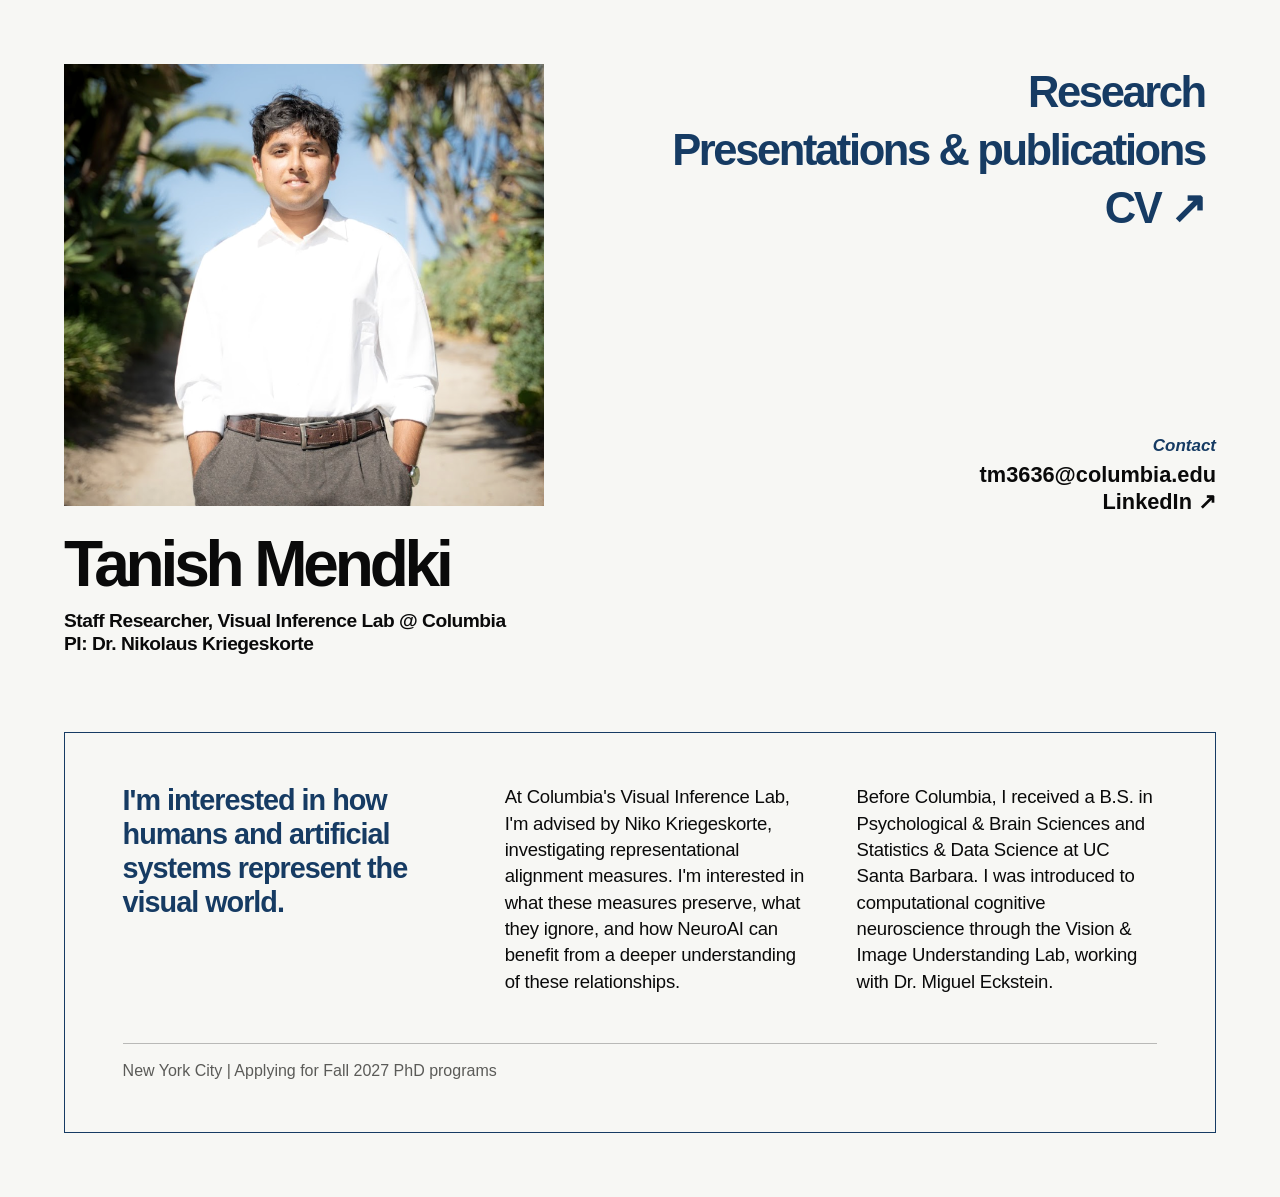
<file: index.html>
<!doctype html>
<html lang="en">
<head>
  <meta charset="utf-8">
  <meta name="viewport" content="width=device-width, initial-scale=1">
  <meta name="description" content="Tanish Mendki is a computational neuroscience researcher studying how humans and models represent the visual world.">
  <title>Tanish Mendki</title>
  <link rel="stylesheet" href="style.css?v=15">
</head>
<body class="home-page">
  <main class="home-shell">
    <section class="portrait-column" aria-label="Portrait and navigation">
      <img class="portrait" src="images/tanish.png" alt="Tanish Mendki standing outdoors">

      <header class="intro-header">
        <h1>Tanish Mendki</h1>
        <p class="role"><span class="role-main">Staff Researcher, Visual Inference Lab @ Columbia</span><br>PI: Dr. Nikolaus Kriegeskorte</p>
      </header>

      <nav class="primary-links" aria-label="Primary navigation">
        <a class="nav-link" data-page="research" href="research.html">Research</a>
        <a class="nav-link" data-page="presentations" href="presentations.html">Presentations &amp; publications</a>
        <a class="nav-link" href="CV_TanishMendki.pdf" target="_blank">CV <span aria-hidden="true">↗</span></a>
      </nav>

      <div class="contact-block">
        <span>Contact</span>
        <a href="mailto:tm3636@columbia.edu">tm3636@columbia.edu</a>
        <a href="https://www.linkedin.com/in/tanishmendki" target="_blank" rel="noreferrer">LinkedIn <span aria-hidden="true">↗</span></a>
      </div>
    </section>

    <section class="intro-column">
      <div class="intro-copy">
        <p class="lead">I'm interested in how humans and artificial systems represent the visual world.</p>
        <p>At Columbia's Visual Inference Lab, I'm advised by Niko Kriegeskorte, investigating representational alignment measures. I'm interested in what these measures preserve, what they ignore, and how NeuroAI can benefit from a deeper understanding of these relationships.</p>
        <p>Before Columbia, I received a B.S. in Psychological &amp; Brain Sciences and Statistics &amp; Data Science at UC Santa Barbara. I was introduced to computational cognitive neuroscience through the Vision &amp; Image Understanding Lab, working with Dr. Miguel Eckstein.</p>
      </div>

      <p class="availability">New York City | Applying for Fall 2027 PhD programs</p>
    </section>
  </main>

  <script src="site.js?v=6"></script>
</body>
</html>
</file>
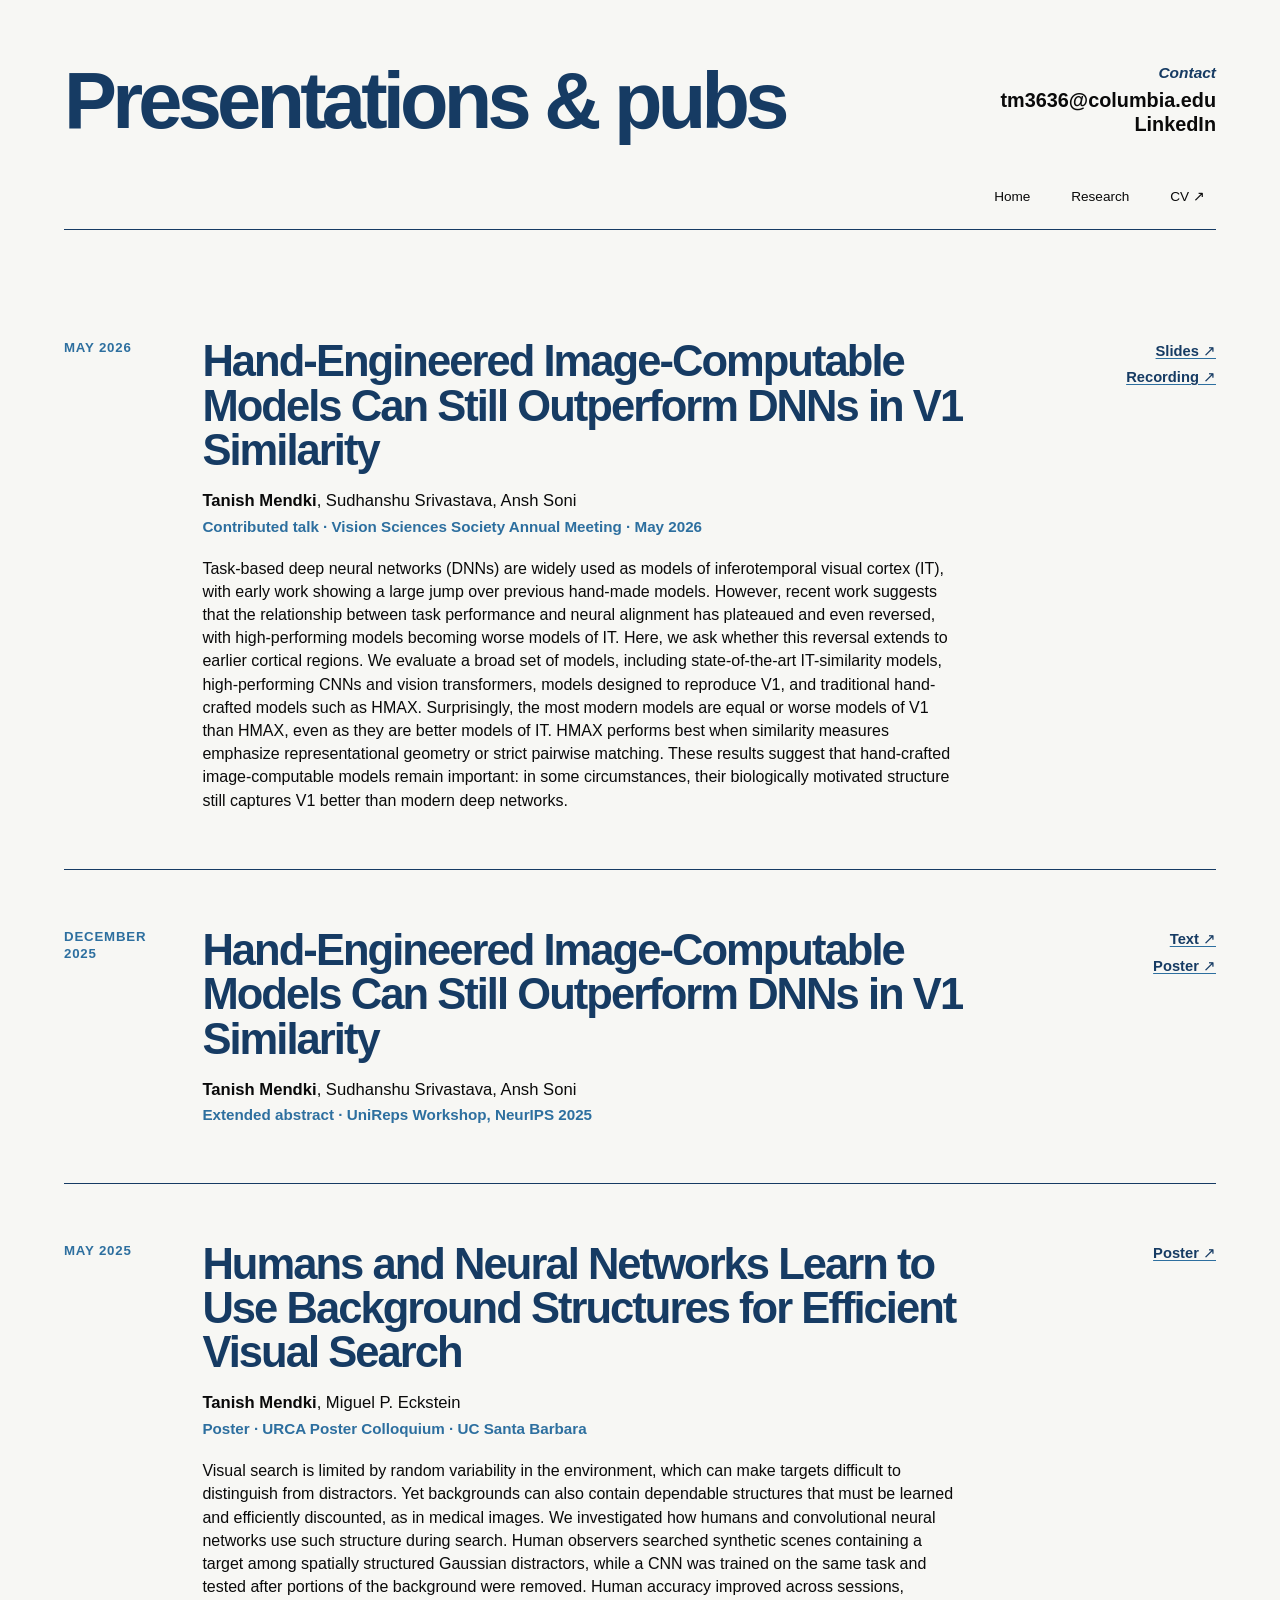
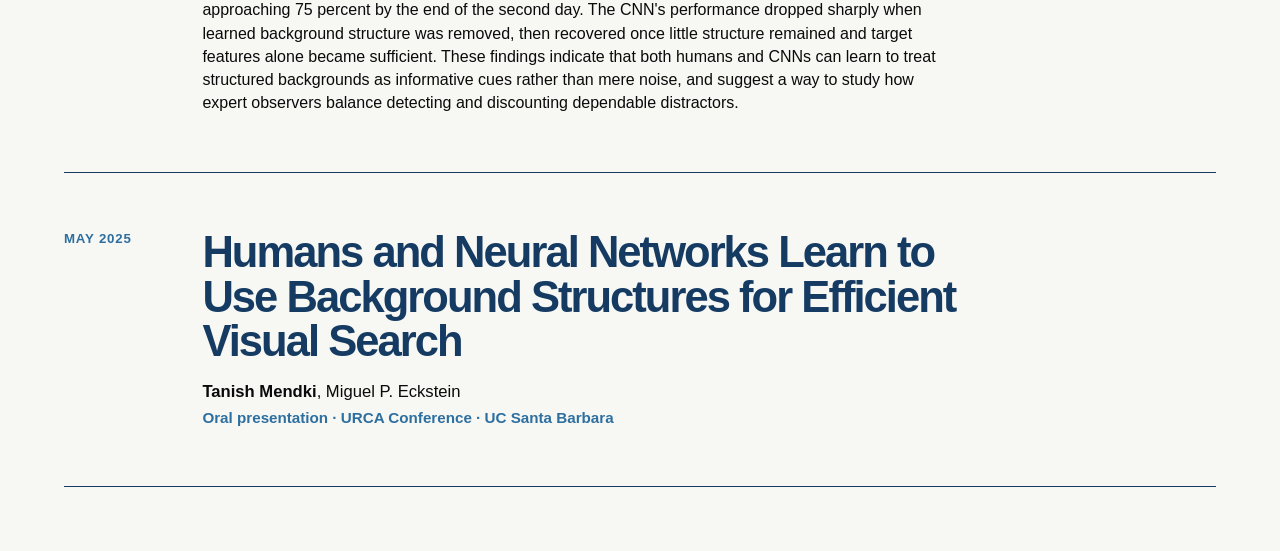
<file: presentations.html>
<!doctype html>
<html lang="en">
<head>
  <meta charset="utf-8">
  <meta name="viewport" content="width=device-width, initial-scale=1">
  <meta name="description" content="Presentations and publications by Tanish Mendki.">
  <title>Presentations &amp; pubs · Tanish Mendki</title>
  <link rel="stylesheet" href="style.css?v=15">
</head>
<body class="content-page">
  <main class="content-shell">
    <header class="content-topbar">
      <h1 class="moving-title">Presentations &amp; pubs</h1>
      <div class="page-contact">
        <span>Contact</span>
        <a href="mailto:tm3636@columbia.edu">tm3636@columbia.edu</a>
        <a href="https://www.linkedin.com/in/tanishmendki" target="_blank" rel="noreferrer">LinkedIn</a>
      </div>
      <nav class="compact-nav" aria-label="Site navigation">
        <a href="index.html" data-return="presentations">Home</a>
        <a href="research.html">Research</a>
        <a href="CV_TanishMendki.pdf" target="_blank">CV ↗</a>
      </nav>
    </header>

    <section class="publication-list" aria-label="Presentations and publications">
      <article class="publication-entry">
        <p class="publication-date">May 2026</p>
        <div class="publication-main">
          <h2>Hand-Engineered Image-Computable Models Can Still Outperform DNNs in V1 Similarity</h2>
          <p class="authors"><strong>Tanish Mendki</strong>, Sudhanshu Srivastava, Ansh Soni</p>
          <p class="venue">Contributed talk · Vision Sciences Society Annual Meeting · May 2026</p>
          <p class="description">Task-based deep neural networks (DNNs) are widely used as models of inferotemporal visual cortex (IT), with early work showing a large jump over previous hand-made models. However, recent work suggests that the relationship between task performance and neural alignment has plateaued and even reversed, with high-performing models becoming worse models of IT. Here, we ask whether this reversal extends to earlier cortical regions. We evaluate a broad set of models, including state-of-the-art IT-similarity models, high-performing CNNs and vision transformers, models designed to reproduce V1, and traditional hand-crafted models such as HMAX. Surprisingly, the most modern models are equal or worse models of V1 than HMAX, even as they are better models of IT. HMAX performs best when similarity measures emphasize representational geometry or strict pairwise matching. These results suggest that hand-crafted image-computable models remain important: in some circumstances, their biologically motivated structure still captures V1 better than modern deep networks.</p>
        </div>
        <div class="publication-assets" aria-label="Available files">
          <a href="media/vss_talk_slides.pdf" target="_blank">Slides ↗</a>
          <a href="https://drive.google.com/drive/folders/1czZjYtsfrlowkUlwlavPbLVspdihKkFZ?usp=sharing" target="_blank" rel="noreferrer">Recording ↗</a>
        </div>
      </article>

      <article class="publication-entry">
        <p class="publication-date">December 2025</p>
        <div class="publication-main">
          <h2>Hand-Engineered Image-Computable Models Can Still Outperform DNNs in V1 Similarity</h2>
          <p class="authors"><strong>Tanish Mendki</strong>, Sudhanshu Srivastava, Ansh Soni</p>
          <p class="venue">Extended abstract · UniReps Workshop, NeurIPS 2025</p>
        </div>
        <div class="publication-assets" aria-label="Available files">
          <a href="media/unireps2025_extended_abstract.pdf" target="_blank">Text ↗</a>
          <a href="media/unireps_poster.pdf" target="_blank">Poster ↗</a>
        </div>
      </article>

      <article class="publication-entry">
        <p class="publication-date">May 2025</p>
        <div class="publication-main">
          <h2>Humans and Neural Networks Learn to Use Background Structures for Efficient Visual Search</h2>
          <p class="authors"><strong>Tanish Mendki</strong>, Miguel P. Eckstein</p>
          <p class="venue">Poster · URCA Poster Colloquium · UC Santa Barbara</p>
          <p class="description">Visual search is limited by random variability in the environment, which can make targets difficult to distinguish from distractors. Yet backgrounds can also contain dependable structures that must be learned and efficiently discounted, as in medical images. We investigated how humans and convolutional neural networks use such structure during search. Human observers searched synthetic scenes containing a target among spatially structured Gaussian distractors, while a CNN was trained on the same task and tested after portions of the background were removed. Human accuracy improved across sessions, approaching 75 percent by the end of the second day. The CNN's performance dropped sharply when learned background structure was removed, then recovered once little structure remained and target features alone became sufficient. These findings indicate that both humans and CNNs can learn to treat structured backgrounds as informative cues rather than mere noise, and suggest a way to study how expert observers balance detecting and discounting dependable distractors.</p>
        </div>
        <div class="publication-assets" aria-label="Available files">
          <a href="media/urca_poster.pdf" target="_blank">Poster ↗</a>
        </div>
      </article>

      <article class="publication-entry">
        <p class="publication-date">May 2025</p>
        <div class="publication-main">
          <h2>Humans and Neural Networks Learn to Use Background Structures for Efficient Visual Search</h2>
          <p class="authors"><strong>Tanish Mendki</strong>, Miguel P. Eckstein</p>
          <p class="venue">Oral presentation · URCA Conference · UC Santa Barbara</p>
        </div>
      </article>
    </section>
  </main>

  <script src="site.js?v=6"></script>
</body>
</html>
</file>
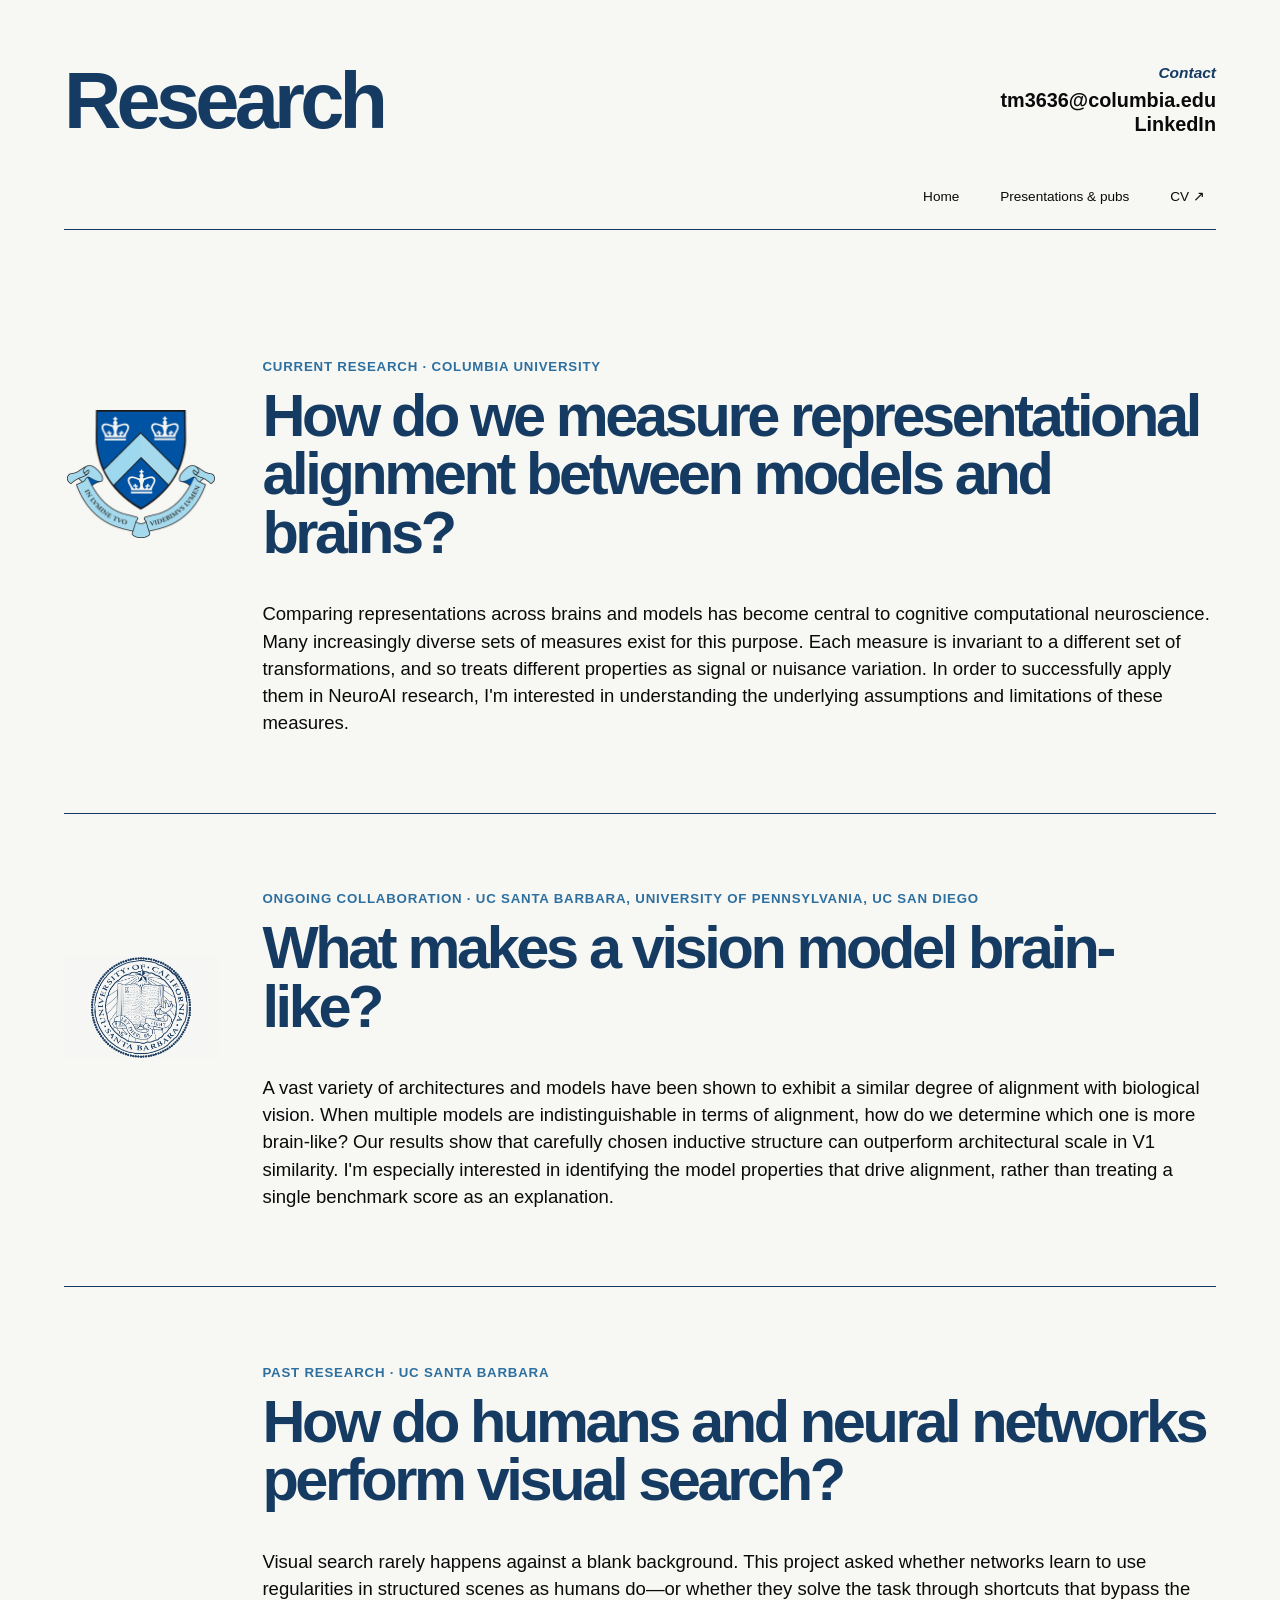
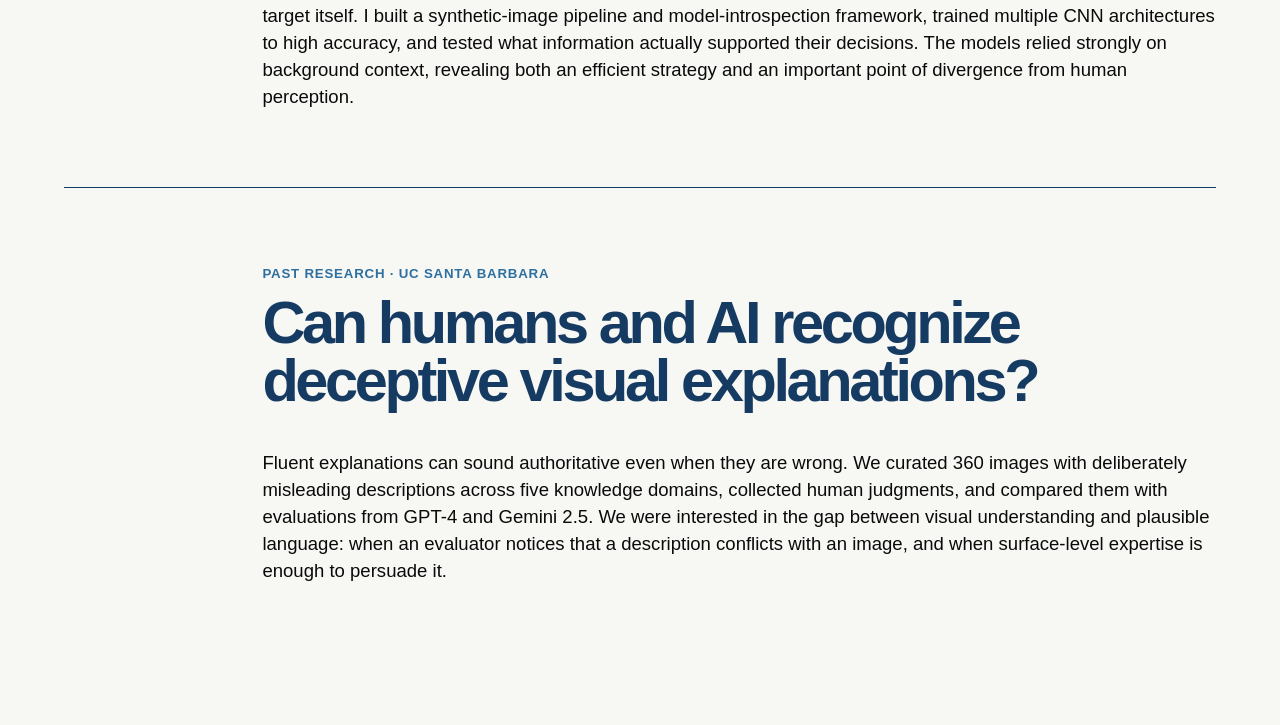
<file: research.html>
<!doctype html>
<html lang="en">
<head>
  <meta charset="utf-8">
  <meta name="viewport" content="width=device-width, initial-scale=1">
  <meta name="description" content="Research by Tanish Mendki in computational neuroscience, vision, and representational geometry.">
  <title>Research · Tanish Mendki</title>
  <link rel="stylesheet" href="style.css?v=15">
</head>
<body class="content-page">
  <main class="content-shell">
    <header class="content-topbar">
      <h1 class="moving-title">Research</h1>
      <div class="page-contact">
        <span>Contact</span>
        <a href="mailto:tm3636@columbia.edu">tm3636@columbia.edu</a>
        <a href="https://www.linkedin.com/in/tanishmendki" target="_blank" rel="noreferrer">LinkedIn</a>
      </div>
      <nav class="compact-nav" aria-label="Site navigation">
        <a href="index.html" data-return="research">Home</a>
        <a href="presentations.html">Presentations &amp; pubs</a>
        <a href="CV_TanishMendki.pdf" target="_blank">CV ↗</a>
      </nav>
    </header>

    <section class="research-list" aria-label="Research questions">
      <article class="research-entry">
        <figure class="institution-mark columbia-mark">
          <img src="assets/columbia_logo.png" alt="Columbia University crest">
        </figure>
        <div class="research-body">
          <p class="eyebrow">Current research · Columbia University</p>
          <h2>How do we measure representational alignment between models and brains?</h2>
          <div class="research-copy">
            <p>Comparing representations across brains and models has become central to cognitive computational neuroscience. Many increasingly diverse sets of measures exist for this purpose. Each measure is invariant to a different set of transformations, and so treats different properties as signal or nuisance variation. In order to successfully apply them in NeuroAI research, I'm interested in understanding the underlying assumptions and limitations of these measures.</p>
          </div>
        </div>
      </article>

      <article class="research-entry">
        <figure class="institution-mark ucsb-mark">
          <img src="assets/ucsb_logo.gif" alt="UC Santa Barbara seal">
        </figure>
        <div class="research-body">
          <p class="eyebrow">Ongoing collaboration · UC Santa Barbara, University of Pennsylvania, UC San Diego</p>
          <h2>What makes a vision model brain-like?</h2>
          <div class="research-copy">
            <p>A vast variety of architectures and models have been shown to exhibit a similar degree of alignment with biological vision. When multiple models are indistinguishable in terms of alignment, how do we determine which one is more brain-like? Our results show that carefully chosen inductive structure can outperform architectural scale in V1 similarity. I'm especially interested in identifying the model properties that drive alignment, rather than treating a single benchmark score as an explanation.</p>
          </div>
        </div>
      </article>

      <article class="research-entry no-mark">
        <div class="research-body">
          <p class="eyebrow">Past research · UC Santa Barbara</p>
          <h2>How do humans and neural networks perform visual search?</h2>
          <div class="research-copy">
            <p>Visual search rarely happens against a blank background. This project asked whether networks learn to use regularities in structured scenes as humans do—or whether they solve the task through shortcuts that bypass the target itself. I built a synthetic-image pipeline and model-introspection framework, trained multiple CNN architectures to high accuracy, and tested what information actually supported their decisions. The models relied strongly on background context, revealing both an efficient strategy and an important point of divergence from human perception.</p>
          </div>
        </div>
      </article>

      <article class="research-entry no-mark">
        <div class="research-body">
          <p class="eyebrow">Past research · UC Santa Barbara</p>
          <h2>Can humans and AI recognize deceptive visual explanations?</h2>
          <div class="research-copy">
            <p>Fluent explanations can sound authoritative even when they are wrong. We curated 360 images with deliberately misleading descriptions across five knowledge domains, collected human judgments, and compared them with evaluations from GPT-4 and Gemini 2.5. We were interested in the gap between visual understanding and plausible language: when an evaluator notices that a description conflicts with an image, and when surface-level expertise is enough to persuade it.</p>
          </div>
        </div>
      </article>
    </section>
  </main>

  <script src="site.js?v=6"></script>
</body>
</html>
</file>
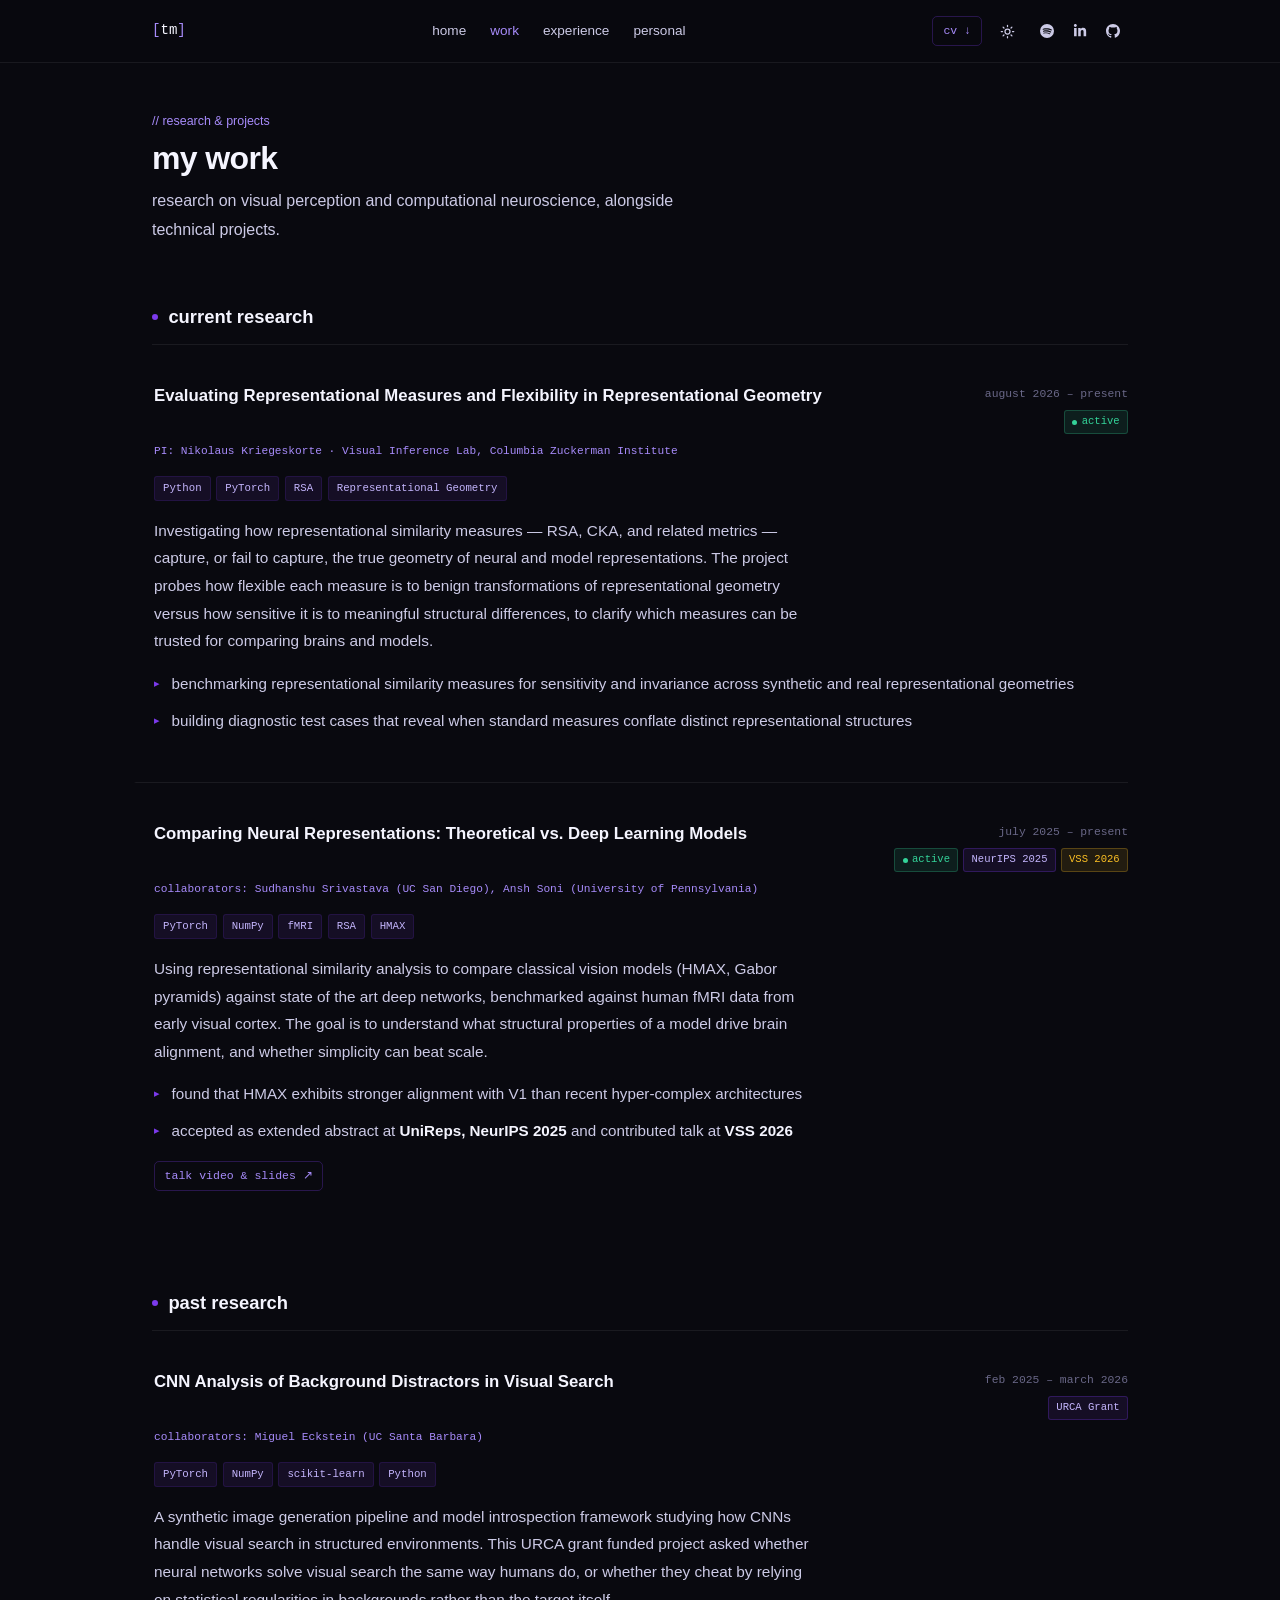
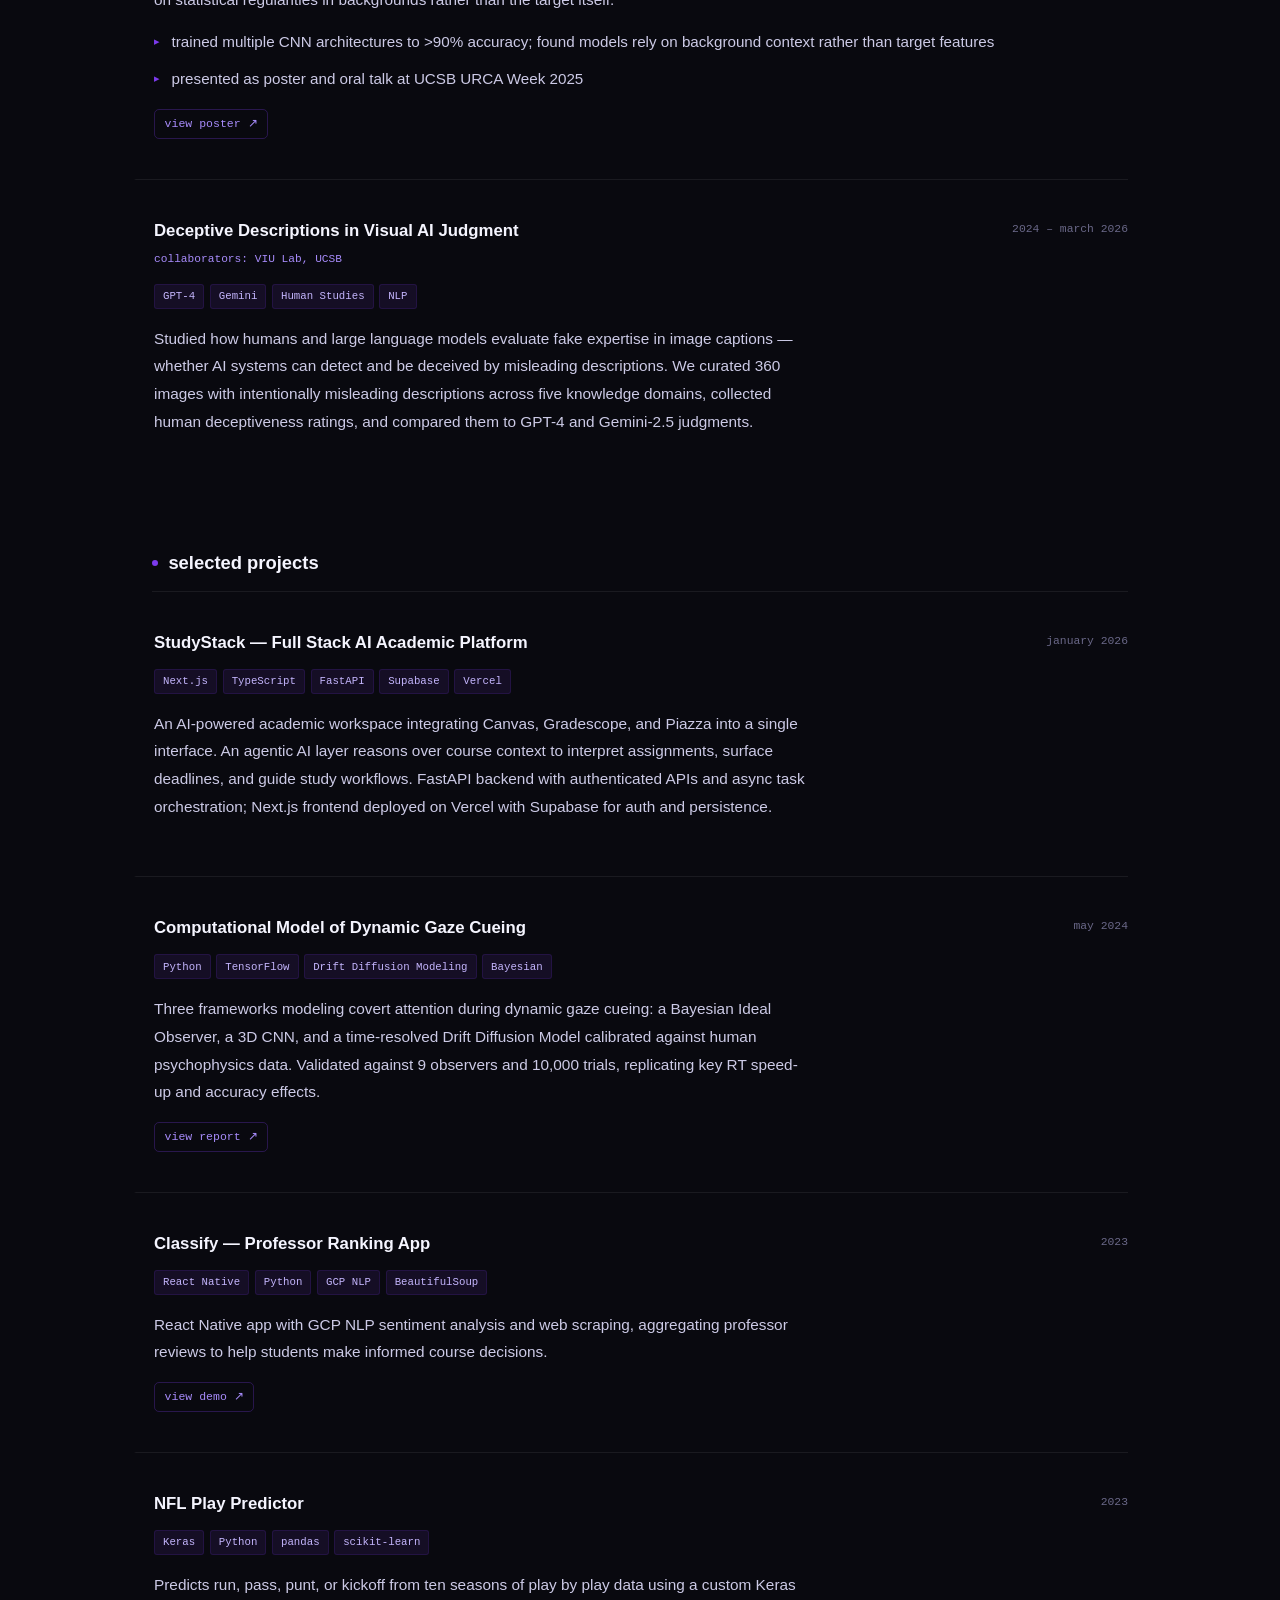
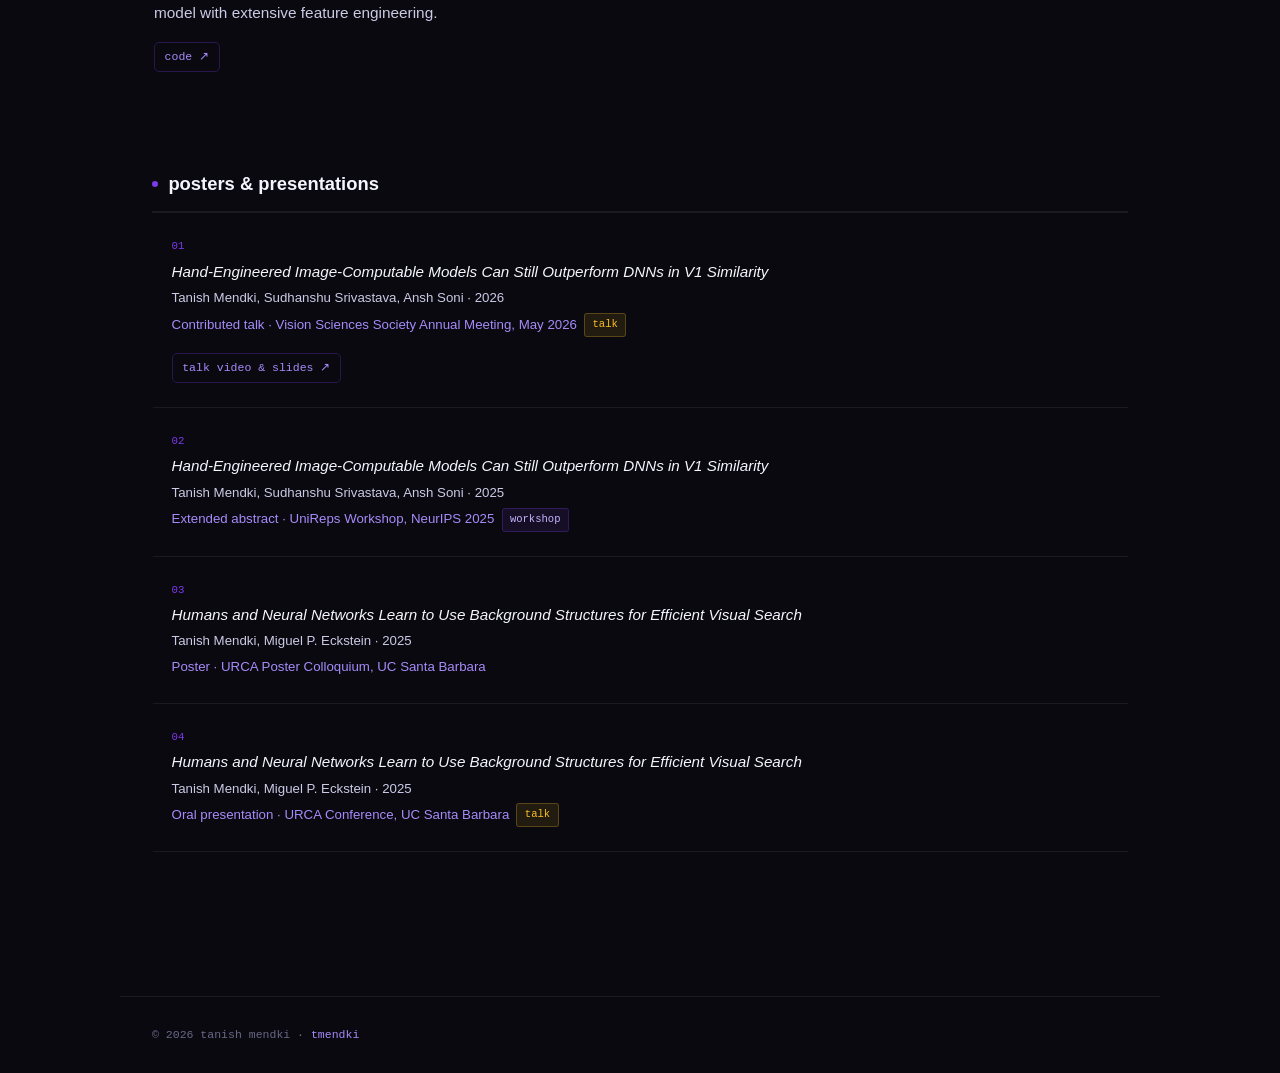
<file: work.html>
<!doctype html>
<html lang="en">
<head>
  <meta charset="utf-8" />
  <script>try { if (localStorage.getItem('theme') === 'light') document.documentElement.setAttribute('data-theme','light'); } catch (e) {}</script>
  <meta name="viewport" content="width=device-width, initial-scale=1.0" />
  <title>work · tanish mendki</title>
  <link rel="stylesheet" href="style.css?v=6">
</head>
<body>

  <header>
    <div class="header-inner">
      <a href="index.html" class="brand"><span class="bracket">[</span>tm<span class="bracket">]</span></a>
      <nav>
        <a href="index.html">home</a>
        <a href="work.html" class="active">work</a>
        <a href="experience.html">experience</a>
        <a href="personal.html">personal</a>
      </nav>
      <div class="nav-right">
        <a href="CV_TanishMendki.pdf" download class="cv-btn">cv ↓</a>
        <button id="theme-toggle" class="theme-toggle" aria-label="toggle theme">
          <svg class="icon-sun" viewBox="0 0 24 24" width="15" height="15"><circle cx="12" cy="12" r="4"/><path d="M12 2v2M12 20v2M4.93 4.93l1.41 1.41M17.66 17.66l1.41 1.41M2 12h2M20 12h2M6.34 17.66l-1.41 1.41M19.07 4.93l-1.41 1.41"/></svg>
          <svg class="icon-moon" viewBox="0 0 24 24" width="15" height="15"><path d="M21 12.79A9 9 0 1111.21 3 7 7 0 0021 12.79z"/></svg>
        </button>
        <div class="social">
          <a href="https://open.spotify.com/user/tanish" target="_blank" aria-label="spotify">
            <svg viewBox="0 0 168 168"><path d="M84 0a84 84 0 100 168 84 84 0 000-168zm38.3 120.4c-1.4 2.4-4.4 3.1-6.8 1.7-18.7-11.5-42.2-14.1-70-7.6-2.7.6-5.4-1-6.1-3.7-.7-2.7 1-5.4 3.7-6.1 30.8-7 56.6-4.1 77.2 8.6 2.3 1.4 3 4.4 1.7 6.9zm9.7-20.4c-1.8 2.9-5.6 3.9-8.5 2.1-21.5-13.2-54.2-17-79.6-9.2-3.3 1-6.8-.9-7.8-4.2-1-3.3.9-6.8 4.2-7.8 30.3-9.2 66.7-5 91.5 10.4 2.9 1.8 3.9 5.6 2.1 8.7zm.8-22.4C107.9 64 67.4 62.7 41 70c-3.9 1.1-7.9-1.2-9-5.1-1.1-3.9 1.2-7.9 5.1-9C68.4 47 114.2 48.4 140.2 65.3c3.3 2.1 4.3 6.5 2.1 9.8z"/></svg>
          </a>
          <a href="https://www.linkedin.com/in/tanishmendki" target="_blank" aria-label="linkedin">
            <svg viewBox="0 0 448 512"><path d="M100.3 448H7V148.9h93.3V448zM53.7 108.1C24.1 108.1 0 83.5 0 53.9 0 24.3 24.6 0 54.4 0s54.4 24.3 54.4 53.9c-.1 29.6-24.5 54.2-55.1 54.2zM447.9 448h-93V302.4c0-34.7-.7-79.2-48.1-79.2-48.2 0-55.6 37.7-55.6 76.6V448h-93.1V148.9h89.5v40.8h1.3c12.5-23.7 43-48.7 88.5-48.7 94.7 0 112.1 62.4 112.1 143.3V448z"/></svg>
          </a>
          <a href="https://github.com/tmendki" target="_blank" aria-label="github">
            <svg viewBox="0 0 24 24"><path d="M12 0c-6.626 0-12 5.373-12 12 0 5.302 3.438 9.8 8.207 11.387.599.111.793-.261.793-.577v-2.234c-3.338.726-4.033-1.416-4.033-1.416-.546-1.387-1.333-1.756-1.333-1.756-1.089-.745.083-.729.083-.729 1.205.084 1.839 1.237 1.839 1.237 1.07 1.834 2.807 1.304 3.492.997.107-.775.418-1.305.762-1.604-2.665-.305-5.467-1.334-5.467-5.931 0-1.311.469-2.381 1.236-3.221-.124-.303-.535-1.524.117-3.176 0 0 1.008-.322 3.301 1.23.957-.266 1.983-.399 3.003-.404 1.02.005 2.047.138 3.006.404 2.291-1.552 3.297-1.23 3.297-1.23.653 1.653.242 2.874.118 3.176.77.84 1.235 1.911 1.235 3.221 0 4.609-2.807 5.624-5.479 5.921.43.372.823 1.102.823 2.222v3.293c0 .319.192.694.801.576 4.765-1.589 8.199-6.086 8.199-11.386 0-6.627-5.373-12-12-12z"/></svg>
          </a>
        </div>
      </div>
    </div>
  </header>

  <main>
    <div class="page-header">
      <span class="page-label">// research &amp; projects</span>
      <h1>my work</h1>
      <p>research on visual perception and computational neuroscience, alongside technical projects.</p>
    </div>

    <!-- Current Research -->
    <div class="section-header">
      <div class="section-node"></div>
      <h2>current research</h2>
    </div>

    <div class="item-list">

      <div class="work-item">
        <div class="work-item-header">
          <div class="work-item-title">Evaluating Representational Measures and Flexibility in Representational Geometry</div>
          <div class="work-item-right">
            <span class="work-item-date">august 2026 – present</span>
            <span class="badge badge-active">active</span>
          </div>
        </div>
        <div class="work-item-collab">PI: Nikolaus Kriegeskorte · Visual Inference Lab, Columbia Zuckerman Institute</div>
        <div class="tags">
          <span class="tag">Python</span><span class="tag">PyTorch</span>
          <span class="tag">RSA</span><span class="tag">Representational Geometry</span>
        </div>
        <p class="work-item-desc">
          Investigating how representational similarity measures — RSA, CKA, and related
          metrics — capture, or fail to capture, the true geometry of neural and model
          representations. The project probes how flexible each measure is to benign
          transformations of representational geometry versus how sensitive it is to
          meaningful structural differences, to clarify which measures can be trusted for
          comparing brains and models.
        </p>
        <ul class="bullets">
          <li>benchmarking representational similarity measures for sensitivity and invariance across synthetic and real representational geometries</li>
          <li>building diagnostic test cases that reveal when standard measures conflate distinct representational structures</li>
        </ul>
      </div>

      <div class="work-item">
        <div class="work-item-header">
          <div class="work-item-title">Comparing Neural Representations: Theoretical vs. Deep Learning Models</div>
          <div class="work-item-right">
            <span class="work-item-date">july 2025 – present</span>
            <div class="badge-row">
              <span class="badge badge-active">active</span>
              <span class="badge badge-workshop">NeurIPS 2025</span>
              <span class="badge badge-talk">VSS 2026</span>
            </div>
          </div>
        </div>
        <div class="work-item-collab">collaborators: Sudhanshu Srivastava (UC San Diego), Ansh Soni (University of Pennsylvania)</div>
        <div class="tags">
          <span class="tag">PyTorch</span><span class="tag">NumPy</span>
          <span class="tag">fMRI</span><span class="tag">RSA</span><span class="tag">HMAX</span>
        </div>
        <p class="work-item-desc">
          Using representational similarity analysis to compare classical vision models (HMAX, Gabor pyramids)
          against state of the art deep networks, benchmarked against human fMRI data from early visual cortex.
          The goal is to understand what structural properties of a model drive brain alignment, and whether
          simplicity can beat scale.
        </p>
        <ul class="bullets">
          <li>found that HMAX exhibits stronger alignment with V1 than recent hyper-complex architectures</li>
          <li>accepted as extended abstract at <strong>UniReps, NeurIPS 2025</strong> and contributed talk at <strong>VSS 2026</strong></li>
        </ul>
        <div class="card-links">
          <a href="https://drive.google.com/drive/folders/1czZjYtsfrlowkUlwlavPbLVspdihKkFZ?usp=sharing" target="_blank">talk video &amp; slides ↗</a>
        </div>
      </div>

    </div>

    <!-- Past Research -->
    <div class="section-header">
      <div class="section-node"></div>
      <h2>past research</h2>
    </div>

    <div class="item-list">

      <div class="work-item">
        <div class="work-item-header">
          <div class="work-item-title">CNN Analysis of Background Distractors in Visual Search</div>
          <div class="work-item-right">
            <span class="work-item-date">feb 2025 – march 2026</span>
            <span class="badge badge-award">URCA Grant</span>
          </div>
        </div>
        <div class="work-item-collab">collaborators: Miguel Eckstein (UC Santa Barbara)</div>
        <div class="tags">
          <span class="tag">PyTorch</span><span class="tag">NumPy</span>
          <span class="tag">scikit-learn</span><span class="tag">Python</span>
        </div>
        <p class="work-item-desc">
          A synthetic image generation pipeline and model introspection framework studying how CNNs
          handle visual search in structured environments. This URCA grant funded project asked whether
          neural networks solve visual search the same way humans do, or whether they cheat by
          relying on statistical regularities in backgrounds rather than the target itself.
        </p>
        <ul class="bullets">
          <li>trained multiple CNN architectures to &gt;90% accuracy; found models rely on background context rather than target features</li>
          <li>presented as poster and oral talk at UCSB URCA Week 2025</li>
        </ul>
        <div class="card-links">
          <a href="https://drive.google.com/file/d/1DoGqMwU0nhe-BO1t6K23jjJDD2VKuyBu/view?usp=sharing" target="_blank">view poster ↗</a>
        </div>
      </div>

      <div class="work-item">
        <div class="work-item-header">
          <div class="work-item-title">Deceptive Descriptions in Visual AI Judgment</div>
          <div class="work-item-right">
            <span class="work-item-date">2024 – march 2026</span>
          </div>
        </div>
        <div class="work-item-collab">collaborators: VIU Lab, UCSB</div>
        <div class="tags">
          <span class="tag">GPT-4</span><span class="tag">Gemini</span>
          <span class="tag">Human Studies</span><span class="tag">NLP</span>
        </div>
        <p class="work-item-desc">
          Studied how humans and large language models evaluate fake expertise in image captions —
          whether AI systems can detect and be deceived by misleading descriptions. We curated 360 images
          with intentionally misleading descriptions across five knowledge domains, collected human
          deceptiveness ratings, and compared them to GPT-4 and Gemini-2.5 judgments.
        </p>
      </div>

    </div>

    <!-- Selected Projects -->
    <div class="section-header">
      <div class="section-node"></div>
      <h2>selected projects</h2>
    </div>

    <div class="item-list">

      <div class="work-item">
        <div class="work-item-header">
          <div class="work-item-title">StudyStack — Full Stack AI Academic Platform</div>
          <div class="work-item-right">
            <span class="work-item-date">january 2026</span>
          </div>
        </div>
        <div class="tags">
          <span class="tag">Next.js</span><span class="tag">TypeScript</span>
          <span class="tag">FastAPI</span><span class="tag">Supabase</span><span class="tag">Vercel</span>
        </div>
        <p class="work-item-desc">
          An AI-powered academic workspace integrating Canvas, Gradescope, and Piazza into a single
          interface. An agentic AI layer reasons over course context to interpret assignments, surface
          deadlines, and guide study workflows. FastAPI backend with authenticated APIs and async task
          orchestration; Next.js frontend deployed on Vercel with Supabase for auth and persistence.
        </p>
      </div>

      <div class="work-item">
        <div class="work-item-header">
          <div class="work-item-title">Computational Model of Dynamic Gaze Cueing</div>
          <div class="work-item-right">
            <span class="work-item-date">may 2024</span>
          </div>
        </div>
        <div class="tags">
          <span class="tag">Python</span><span class="tag">TensorFlow</span>
          <span class="tag">Drift Diffusion Modeling</span><span class="tag">Bayesian</span>
        </div>
        <p class="work-item-desc">
          Three frameworks modeling covert attention during dynamic gaze cueing: a Bayesian Ideal Observer,
          a 3D CNN, and a time-resolved Drift Diffusion Model calibrated against human psychophysics data.
          Validated against 9 observers and 10,000 trials, replicating key RT speed-up and accuracy effects.
        </p>
        <div class="card-links">
          <a href="https://drive.google.com/file/d/12DgvM0ldJFHGUKlrqR-LN85lC4Nr1dlD/view?usp=sharing" target="_blank">view report ↗</a>
        </div>
      </div>

      <div class="work-item">
        <div class="work-item-header">
          <div class="work-item-title">Classify — Professor Ranking App</div>
          <div class="work-item-right">
            <span class="work-item-date">2023</span>
          </div>
        </div>
        <div class="tags">
          <span class="tag">React Native</span><span class="tag">Python</span>
          <span class="tag">GCP NLP</span><span class="tag">BeautifulSoup</span>
        </div>
        <p class="work-item-desc">
          React Native app with GCP NLP sentiment analysis and web scraping, aggregating professor
          reviews to help students make informed course decisions.
        </p>
        <div class="card-links">
          <a href="https://devpost.com/software/classify-4uia06" target="_blank">view demo ↗</a>
        </div>
      </div>

      <div class="work-item">
        <div class="work-item-header">
          <div class="work-item-title">NFL Play Predictor</div>
          <div class="work-item-right">
            <span class="work-item-date">2023</span>
          </div>
        </div>
        <div class="tags">
          <span class="tag">Keras</span><span class="tag">Python</span>
          <span class="tag">pandas</span><span class="tag">scikit-learn</span>
        </div>
        <p class="work-item-desc">
          Predicts run, pass, punt, or kickoff from ten seasons of play by play data
          using a custom Keras model with extensive feature engineering.
        </p>
        <div class="card-links">
          <a href="https://colab.research.google.com/drive/19aCojwHmncGYKjaFxXJ5pAGw3Vi1BuE_?usp=sharing" target="_blank">code ↗</a>
        </div>
      </div>

    </div>

    <!-- Presentations -->
    <div class="section-header">
      <div class="section-node"></div>
      <h2>posters &amp; presentations</h2>
    </div>

    <div class="pub-list">

      <div class="pub-item">
        <div class="pub-counter">01</div>
        <div class="pub-title">Hand-Engineered Image-Computable Models Can Still Outperform DNNs in V1 Similarity</div>
        <div class="pub-authors">Tanish Mendki, Sudhanshu Srivastava, Ansh Soni · 2026</div>
        <div class="pub-venue">
          Contributed talk · Vision Sciences Society Annual Meeting, May 2026
          <span class="badge badge-talk">talk</span>
        </div>
        <div class="card-links">
          <a href="https://drive.google.com/drive/folders/1czZjYtsfrlowkUlwlavPbLVspdihKkFZ?usp=sharing" target="_blank">talk video &amp; slides ↗</a>
        </div>
      </div>

      <div class="pub-item">
        <div class="pub-counter">02</div>
        <div class="pub-title">Hand-Engineered Image-Computable Models Can Still Outperform DNNs in V1 Similarity</div>
        <div class="pub-authors">Tanish Mendki, Sudhanshu Srivastava, Ansh Soni · 2025</div>
        <div class="pub-venue">
          Extended abstract · UniReps Workshop, NeurIPS 2025
          <span class="badge badge-workshop">workshop</span>
        </div>
      </div>

      <div class="pub-item">
        <div class="pub-counter">03</div>
        <div class="pub-title">Humans and Neural Networks Learn to Use Background Structures for Efficient Visual Search</div>
        <div class="pub-authors">Tanish Mendki, Miguel P. Eckstein · 2025</div>
        <div class="pub-venue">Poster · URCA Poster Colloquium, UC Santa Barbara</div>
      </div>

      <div class="pub-item">
        <div class="pub-counter">04</div>
        <div class="pub-title">Humans and Neural Networks Learn to Use Background Structures for Efficient Visual Search</div>
        <div class="pub-authors">Tanish Mendki, Miguel P. Eckstein · 2025</div>
        <div class="pub-venue">
          Oral presentation · URCA Conference, UC Santa Barbara
          <span class="badge badge-talk">talk</span>
        </div>
      </div>

    </div>

  </main>

  <footer>
    © 2026 tanish mendki · <a href="https://github.com/tmendki">tmendki</a>
  </footer>

  <script src="theme.js" defer></script>
</body>
</html>
</file>
<file: style.css>
/* ===== TOKENS ===== */
:root {
  --bg: #09090f;
  --bg-card: #111119;
  --bg-card-hover: #16161f;

  --accent: #7c3aed;
  --accent-light: #a78bfa;
  --accent-xlight: #c4b5fd;
  --accent-dim: rgba(124, 58, 237, 0.1);
  --accent-border: rgba(124, 58, 237, 0.28);

  --text: #f5f5ff;
  --text-muted: #cccae6;
  --text-dim: #6a6888;

  --border: rgba(255, 255, 255, 0.07);

  --green: #34d399;
  --green-dim: rgba(52, 211, 153, 0.1);
  --green-border: rgba(52, 211, 153, 0.25);
  --yellow: #fbbf24;
  --yellow-dim: rgba(251, 191, 36, 0.1);
  --yellow-border: rgba(251, 191, 36, 0.25);

  --header-bg: rgba(9, 9, 15, 0.94);
  --overlay-bg: rgba(9, 9, 15, 0.82);

  --font: 'Neue Haas Grotesk Display Pro', 'Neue Haas Grotesk Text Pro', 'Helvetica Neue', Helvetica, Arial, sans-serif;
  --font-mono: 'DM Mono', 'Courier New', monospace;

  --max-width: 1040px;
  --nav-height: 62px;
  --radius: 8px;
  --radius-sm: 5px;
}

:root[data-theme="light"] {
  --bg: #faf9f7;
  --bg-card: #ffffff;
  --bg-card-hover: #f3f1ee;

  --accent: #7c3aed;
  --accent-light: #6d28d9;
  --accent-xlight: #5b21b6;
  --accent-dim: rgba(124, 58, 237, 0.08);
  --accent-border: rgba(124, 58, 237, 0.25);

  --text: #16161f;
  --text-muted: #454458;
  --text-dim: #8b8a9e;

  --border: rgba(15, 15, 25, 0.1);

  --green: #059669;
  --green-dim: rgba(5, 150, 105, 0.09);
  --green-border: rgba(5, 150, 105, 0.28);
  --yellow: #b45309;
  --yellow-dim: rgba(180, 83, 9, 0.09);
  --yellow-border: rgba(180, 83, 9, 0.28);

  --header-bg: rgba(250, 249, 247, 0.88);
  --overlay-bg: rgba(255, 255, 255, 0.85);
}

/* ===== RESET ===== */
*, *::before, *::after { margin: 0; padding: 0; box-sizing: border-box; }
html { scroll-behavior: auto; }

body {
  font-family: var(--font);
  background: var(--bg);
  color: var(--text);
  line-height: 1.7;
  overflow-x: hidden;
  -webkit-font-smoothing: antialiased;
}

/* ===== HEADER ===== */
header {
  position: sticky;
  top: 0;
  z-index: 100;
  background: var(--header-bg);
  backdrop-filter: blur(14px);
  -webkit-backdrop-filter: blur(14px);
  border-bottom: 1px solid var(--border);
}

.header-inner {
  max-width: var(--max-width);
  margin: 0 auto;
  padding: 0 2rem;
  height: var(--nav-height);
  display: flex;
  align-items: center;
  justify-content: space-between;
  gap: 1rem;
}

.brand {
  font-family: var(--font-mono);
  font-size: 0.88rem;
  font-weight: 400;
  color: var(--text);
  text-decoration: none;
}

.brand .bracket { color: var(--accent-light); }

nav { display: flex; gap: 0.1rem; }

nav a {
  font-size: 0.85rem;
  font-weight: 400;
  text-decoration: none;
  color: var(--text-muted);
  padding: 0.35rem 0.7rem;
  border-radius: var(--radius-sm);
}

nav a:hover { color: var(--text); }
nav a.active { color: var(--accent-light); }

.nav-right {
  display: flex;
  align-items: center;
  gap: 0.6rem;
}

.cv-btn {
  font-family: var(--font-mono);
  font-size: 0.72rem;
  color: var(--accent-light);
  text-decoration: none;
  border: 1px solid var(--accent-border);
  padding: 0.28rem 0.65rem;
  border-radius: var(--radius-sm);
}

.cv-btn:hover { background: var(--accent-dim); }

.social { display: flex; gap: 0.2rem; }

.social a {
  display: flex;
  align-items: center;
  justify-content: center;
  width: 30px;
  height: 30px;
  border-radius: var(--radius-sm);
  color: var(--text-muted);
}

.social a:hover { color: var(--accent-light); }
.social svg { width: 14px; height: 14px; fill: currentColor; }

/* ===== THEME TOGGLE ===== */
.theme-toggle {
  -webkit-appearance: none;
  appearance: none;
  display: flex;
  align-items: center;
  justify-content: center;
  box-sizing: border-box;
  width: 30px;
  height: 30px;
  padding: 0;
  margin: 0;
  border-radius: var(--radius-sm);
  color: var(--text-muted);
  background: none;
  border: none;
  outline: none;
  font: inherit;
  line-height: 1;
  cursor: pointer;
  flex-shrink: 0;
}

.theme-toggle:hover { color: var(--accent-light); }
.theme-toggle:focus-visible { outline: 1px solid var(--accent-border); }

.theme-toggle svg {
  width: 15px;
  height: 15px;
  flex-shrink: 0;
  stroke: currentColor;
  fill: none;
  stroke-width: 2;
  stroke-linecap: round;
  stroke-linejoin: round;
}

.theme-toggle .icon-moon { display: none; }
:root[data-theme="light"] .theme-toggle .icon-sun { display: none; }
:root[data-theme="light"] .theme-toggle .icon-moon { display: block; }

/* ===== MAIN ===== */
main {
  max-width: var(--max-width);
  margin: 0 auto;
  padding: 3rem 2rem 5rem;
}

/* ===== PAGE HEADER ===== */
.page-label {
  display: block;
  font-size: 0.78rem;
  font-weight: 500;
  color: var(--accent-light);
  margin-bottom: 0.5rem;
  letter-spacing: 0;
}

.page-header { margin-bottom: 3rem; }

.page-header h1 {
  font-size: 2rem;
  font-weight: 700;
  color: var(--text);
  letter-spacing: -0.02em;
  line-height: 1.15;
  margin-bottom: 0.65rem;
}

.page-header p {
  font-size: 1rem;
  color: var(--text-muted);
  max-width: 540px;
  line-height: 1.8;
}

/* ===== SECTION HEADER ===== */
.section-header {
  display: flex;
  align-items: center;
  gap: 0.65rem;
  margin: 3.5rem 0 0;
  padding-bottom: 0.75rem;
  border-bottom: 1px solid var(--border);
}

.section-node {
  width: 6px;
  height: 6px;
  border-radius: 50%;
  background: var(--accent);
  flex-shrink: 0;
}

.section-header h2 {
  font-family: var(--font);
  font-size: 1.15rem;
  font-weight: 600;
  color: var(--text);
  letter-spacing: 0;
}

.section-line { display: none; }

/* ===== WORK / EXPERIENCE LIST ITEMS ===== */
.item-list {
  margin-top: 0;
}

.work-item {
  padding: 2.5rem 0 2.5rem 1.1rem;
  border-bottom: 1px solid var(--border);
  border-left: 2px solid transparent;
  margin-left: -1.1rem;
}

.work-item:last-child { border-bottom: none; }
.work-item:hover { border-left-color: var(--accent); }

.work-item-header {
  display: flex;
  justify-content: space-between;
  align-items: flex-start;
  gap: 1.5rem;
  margin-bottom: 0.5rem;
  flex-wrap: wrap;
}

.work-item-title {
  font-size: 1.05rem;
  font-weight: 600;
  color: var(--text);
  line-height: 1.35;
  flex: 1;
  min-width: 0;
}

.work-item-right {
  display: flex;
  flex-direction: column;
  align-items: flex-end;
  gap: 0.35rem;
  flex-shrink: 0;
}

.work-item-date {
  font-family: var(--font-mono);
  font-size: 0.71rem;
  color: var(--text-dim);
  white-space: nowrap;
}

.work-item-sub {
  font-size: 0.9rem;
  color: var(--text-muted);
  margin-bottom: 0.75rem;
  line-height: 1.5;
}

.work-item-collab {
  font-family: var(--font-mono);
  font-size: 0.7rem;
  color: var(--accent-light);
  margin-bottom: 0.9rem;
}

.work-item-desc {
  font-size: 0.96rem;
  color: var(--text-muted);
  line-height: 1.8;
  margin-bottom: 1rem;
  max-width: 660px;
}

/* ===== BADGE ROW ===== */
.badge-row {
  display: flex;
  gap: 0.3rem;
  flex-wrap: wrap;
}

/* ===== BADGES ===== */
.badge {
  display: inline-flex;
  align-items: center;
  gap: 0.28rem;
  font-family: var(--font-mono);
  font-size: 0.66rem;
  padding: 0.13rem 0.46rem;
  border-radius: 3px;
  font-weight: 400;
  white-space: nowrap;
}

.badge-active {
  color: var(--green);
  background: var(--green-dim);
  border: 1px solid var(--green-border);
}

.badge-active::before {
  content: '';
  width: 5px;
  height: 5px;
  border-radius: 50%;
  background: var(--green);
}

.badge-talk {
  color: var(--yellow);
  background: var(--yellow-dim);
  border: 1px solid var(--yellow-border);
}

.badge-workshop, .badge-award {
  color: var(--accent-xlight);
  background: var(--accent-dim);
  border: 1px solid var(--accent-border);
}

.badge-upcoming {
  color: var(--green);
  background: var(--green-dim);
  border: 1px solid var(--green-border);
}

/* ===== TAGS ===== */
.tags {
  display: flex;
  flex-wrap: wrap;
  gap: 0.35rem;
  margin: 0.9rem 0 1rem;
}

.tag {
  font-family: var(--font-mono);
  font-size: 0.67rem;
  padding: 0.15rem 0.5rem;
  border-radius: 3px;
  background: var(--accent-dim);
  color: var(--accent-xlight);
  border: 1px solid rgba(124, 58, 237, 0.15);
}

/* ===== BULLETS ===== */
.bullets, .research-bullets {
  list-style: none;
  display: grid;
  gap: 0.65rem;
  margin: 0.5rem 0;
}

.bullets li, .research-bullets li {
  padding-left: 1.1rem;
  position: relative;
  font-size: 0.95rem;
  color: var(--text-muted);
  line-height: 1.75;
}

.bullets li::before, .research-bullets li::before {
  content: '▸';
  position: absolute;
  left: 0;
  color: var(--accent);
  font-size: 0.68rem;
  top: 0.25em;
}

.bullets strong, .research-bullets strong {
  color: var(--text);
  font-weight: 600;
}

/* ===== CARD LINKS ===== */
.card-links {
  display: flex;
  gap: 0.5rem;
  flex-wrap: wrap;
  margin-top: 1rem;
}

.card-links a {
  font-family: var(--font-mono);
  font-size: 0.72rem;
  color: var(--accent-light);
  text-decoration: none;
  padding: 0.26rem 0.6rem;
  border: 1px solid var(--accent-border);
  border-radius: var(--radius-sm);
}

.card-links a:hover { background: var(--accent-dim); }

/* ===== PUBLICATIONS ===== */
.pub-list { display: grid; gap: 0; border-top: 1px solid var(--border); }

.pub-item {
  padding: 1.5rem 0 1.5rem 1.1rem;
  border-bottom: 1px solid var(--border);
  border-left: 2px solid transparent;
  position: relative;
}

.pub-item:hover { border-left-color: var(--accent); }

.pub-counter {
  font-family: var(--font-mono);
  font-size: 0.67rem;
  color: var(--accent);
  margin-bottom: 0.25rem;
}

.pub-title {
  font-size: 0.95rem;
  color: var(--text);
  font-style: italic;
  margin-bottom: 0.25rem;
  line-height: 1.55;
}

.pub-authors {
  font-size: 0.83rem;
  color: var(--text-muted);
  margin-bottom: 0.2rem;
}

.pub-venue {
  font-size: 0.83rem;
  color: var(--accent-light);
  display: flex;
  align-items: center;
  gap: 0.45rem;
  flex-wrap: wrap;
}

/* ===== LEADERSHIP ===== */
.leadership-item {
  padding: 2rem 0;
  border-bottom: 1px solid var(--border);
}

.leadership-item:last-child { border-bottom: none; }

.leadership-item h3 {
  font-size: 1.05rem;
  font-weight: 600;
  color: var(--text);
  margin-bottom: 0.2rem;
}

.leadership-role-label {
  font-size: 0.88rem;
  color: var(--text-muted);
  margin-bottom: 1rem;
}

.gallery {
  display: grid;
  grid-template-columns: repeat(4, 1fr);
  gap: 0.5rem;
  margin: 1rem 0;
}

.gallery img {
  width: 100%;
  height: 95px;
  object-fit: cover;
  border-radius: var(--radius-sm);
  filter: saturate(0.65) brightness(0.75);
}

.gallery img:hover { filter: saturate(1) brightness(1); }

.facts {
  display: flex;
  flex-wrap: wrap;
  gap: 0.35rem;
  margin: 0.65rem 0;
}

.fact-chip {
  font-size: 0.76rem;
  padding: 0.22rem 0.6rem;
  border-radius: var(--radius-sm);
  background: rgba(255,255,255,0.04);
  color: var(--text-muted);
  border: 1px solid var(--border);
}

.sub-label {
  font-size: 0.78rem;
  font-weight: 600;
  color: var(--text-muted);
  margin: 0.9rem 0 0.45rem;
}

/* ===== FOOTER ===== */
footer {
  font-family: var(--font-mono);
  font-size: 0.72rem;
  padding: 1.75rem 2rem;
  color: var(--text-dim);
  border-top: 1px solid var(--border);
  margin-top: 4rem;
  max-width: var(--max-width);
  margin-left: auto;
  margin-right: auto;
}

footer a { color: var(--accent-light); text-decoration: none; }

/* ===== RESPONSIVE ===== */
@media (max-width: 768px) {
  .header-inner {
    padding: 0.6rem 1rem;
    height: auto;
    flex-wrap: wrap;
    gap: 0;
  }
  .brand { flex: 1; }
  nav {
    display: flex;
    order: 3;
    width: 100%;
    gap: 0;
    border-top: 1px solid var(--border);
    margin-top: 0.5rem;
    padding-top: 0.35rem;
  }
  nav a { font-size: 0.82rem; padding: 0.3rem 0.6rem; }
  main { padding: 2rem 1rem 4rem; }
  .page-header h1 { font-size: 1.6rem; }
  .gallery { grid-template-columns: repeat(2, 1fr); }
  .gallery img { height: 80px; }
  .work-item-header { flex-direction: column; gap: 0.4rem; }
  .work-item-right { align-items: flex-start; }
}

@media (max-width: 480px) {
  .cv-btn { display: none; }
  .social { display: none; }
  /* .theme-toggle intentionally stays visible at all widths */
}

/* ===== 2026 EDITORIAL REDESIGN ===== */
:root {
  --paper: #f7f7f4;
  --ink: #0a0a0a;
  --quiet: #5b5b58;
  --navy: #163b63;
  --blue: #2d6f9f;
  --rule: #163b63;
}

.home-page,
.content-page {
  min-height: 100vh;
  margin: 0;
  background: var(--paper);
  color: var(--ink);
  font-family: var(--font);
  line-height: 1.32;
}

.home-page a,
.content-page a {
  color: inherit;
  text-decoration-color: transparent;
  text-underline-offset: 0.12em;
  transition: text-decoration-color 160ms ease, opacity 160ms ease;
}

.home-page a:hover,
.content-page a:hover {
  text-decoration-color: currentColor;
}

.home-page .primary-links .nav-link { color: var(--navy); }
.home-page .primary-links .nav-link:hover {
  color: var(--blue);
  text-decoration-color: transparent;
}

.home-shell {
  position: relative;
  display: grid;
  grid-template-columns: minmax(480px, 0.88fr) minmax(0, 1.12fr);
  column-gap: clamp(3rem, 7vw, 8rem);
  row-gap: clamp(3.25rem, 6vw, 6.5rem);
  width: min(100%, 1480px);
  max-width: none;
  margin: 0 auto;
  padding: clamp(2rem, 5vw, 5.5rem);
}

.portrait-column { position: relative; }

.portrait {
  display: block;
  width: 100%;
  max-width: 540px;
  aspect-ratio: 1 / 0.92;
  object-fit: cover;
  object-position: 50% 60%;
  filter: saturate(0.88) contrast(1.02);
}

.intro-header {
  position: static;
  z-index: auto;
  background: transparent;
  border: 0;
  backdrop-filter: none;
  -webkit-backdrop-filter: none;
  margin-top: clamp(1.3rem, 2.5vw, 2.4rem);
  max-width: 720px;
}

.intro-header h1 {
  margin: 0;
  font-size: clamp(3.4rem, 5vw, 5rem);
  font-weight: 700;
  letter-spacing: -0.065em;
  line-height: 0.83;
}

.role {
  margin: 1.2rem 0 0;
  font-size: clamp(1.15rem, 1.5vw, 1.55rem);
  font-weight: 600;
  letter-spacing: -0.025em;
  line-height: 1.18;
}

.role-main { white-space: nowrap; }

.primary-links {
  position: absolute;
  top: 0;
  left: calc(100% + clamp(3rem, 7vw, 8rem));
  width: calc(min(100vw, 1480px) - (2 * clamp(2rem, 5vw, 5.5rem)) - 100% - clamp(3rem, 7vw, 8rem));
  display: grid;
  justify-items: end;
  gap: 0.16rem;
}

.nav-link {
  display: block;
  width: 100%;
  font-size: clamp(2.15rem, 3.4vw, 4rem);
  font-weight: 650;
  letter-spacing: -0.055em;
  line-height: 1.02;
  text-align: right;
}

.contact-block {
  position: absolute;
  top: clamp(17rem, 29vw, 28rem);
  left: calc(100% + clamp(3rem, 7vw, 8rem));
  width: calc(min(100vw, 1480px) - (2 * clamp(2rem, 5vw, 5.5rem)) - 100% - clamp(3rem, 7vw, 8rem));
  display: grid;
  justify-items: end;
  font-size: clamp(1.15rem, 1.7vw, 1.75rem);
  font-weight: 600;
  line-height: 1.25;
}

.contact-block > span,
.page-contact > span {
  margin-bottom: 0.3rem;
  color: var(--navy);
  font-size: 0.78em;
  font-style: italic;
  font-weight: 600;
}

.intro-column {
  grid-column: 1 / -1;
  padding: clamp(2.1rem, 4vw, 4.2rem) clamp(1.5rem, 4.5vw, 5rem);
  border: 1.5px solid var(--rule);
}

.intro-copy {
  display: grid;
  grid-template-columns: 1.1fr 1fr 1fr;
  gap: clamp(1.5rem, 4vw, 5rem);
}

.intro-copy p {
  margin: 0;
  max-width: 38rem;
  font-size: clamp(1.08rem, 1.45vw, 1.48rem);
  letter-spacing: -0.012em;
  line-height: 1.42;
}

.intro-copy .lead {
  font-size: clamp(1.5rem, 2.25vw, 2.35rem);
  font-weight: 600;
  letter-spacing: -0.035em;
  line-height: 1.18;
  color: var(--navy);
}

.availability {
  margin: 3rem 0 0;
  padding-top: 1rem;
  border-top: 1px solid rgba(0, 0, 0, 0.25);
  color: var(--quiet);
  font-size: 1rem;
}

@view-transition {
  navigation: auto;
}

.moving-title { view-transition-name: page-title; }
.page-contact { view-transition-name: page-contact; }

::view-transition-group(page-title),
::view-transition-group(page-contact) {
  animation-duration: 420ms;
  animation-timing-function: cubic-bezier(.22, 1, .36, 1);
}

::view-transition-old(root) {
  animation: page-fade-out 160ms ease-out both;
}

::view-transition-new(root) {
  animation: page-fade-in 260ms 80ms ease-out both;
}

@keyframes page-fade-out {
  to { opacity: 0; }
}

@keyframes page-fade-in {
  from { opacity: 0; }
}

.content-shell {
  width: min(100%, 1480px);
  max-width: none;
  margin: 0 auto;
  padding: clamp(2rem, 5vw, 5.5rem);
}

.content-topbar {
  position: relative;
  z-index: auto;
  top: auto;
  background: transparent;
  backdrop-filter: none;
  -webkit-backdrop-filter: none;
  min-height: clamp(8rem, 13vw, 12.5rem);
  border-bottom: 1.5px solid var(--rule);
}

.moving-title {
  max-width: 70%;
  margin: 0;
  font-size: clamp(3rem, 6.2vw, 6.8rem);
  font-weight: 650;
  letter-spacing: -0.06em;
  line-height: 0.94;
  color: var(--navy);
}

.page-contact {
  position: absolute;
  top: 0;
  right: 0;
  display: grid;
  justify-items: end;
  font-size: clamp(1rem, 1.55vw, 1.55rem);
  font-weight: 600;
  line-height: 1.22;
}

.compact-nav {
  position: absolute;
  right: 0;
  bottom: 1.1rem;
  display: flex;
  gap: 1.15rem;
  font-size: 0.95rem;
  font-weight: 550;
}

.research-list {
  display: grid;
  margin-top: clamp(2rem, 4vw, 4.5rem);
}

.research-entry {
  display: grid;
  grid-template-columns: clamp(95px, 12vw, 165px) minmax(0, 1fr);
  gap: clamp(1.5rem, 3.5vw, 4.5rem);
  align-items: start;
  padding: clamp(2.8rem, 6vw, 6.2rem) 0;
  border-top: 1.5px solid var(--rule);
}

.institution-mark {
  grid-column: 1;
  margin: 0;
  padding-top: clamp(2.3rem, 4vw, 4.2rem);
  background: var(--paper);
  isolation: isolate;
  text-align: center;
}

.institution-mark img {
  display: block;
  width: 100%;
  height: 112px;
  object-fit: contain;
  mix-blend-mode: multiply;
}

.institution-mark figcaption {
  margin-top: 0.75rem;
  font-size: 0.78rem;
  font-weight: 600;
  line-height: 1.1;
}

.columbia-mark img { height: 128px; }
.ucsb-mark img { height: 132px; }

.research-body { grid-column: 2; }

.eyebrow,
.publication-date {
  margin: 0 0 0.7rem;
  color: var(--blue);
  font-size: 0.83rem;
  font-weight: 600;
  letter-spacing: 0.06em;
  text-transform: uppercase;
}

.research-body h2 {
  max-width: 1080px;
  margin: 0 0 clamp(1.6rem, 3vw, 3.1rem);
  font-size: clamp(2.4rem, 4.65vw, 5.2rem);
  font-weight: 650;
  letter-spacing: -0.057em;
  line-height: 0.98;
  color: var(--navy);
}

.research-copy {
  max-width: 960px;
}

.research-copy p {
  margin: 0;
  font-size: clamp(1.05rem, 1.45vw, 1.4rem);
  line-height: 1.46;
}

.research-copy p + p { margin-top: 1rem; }
.publication-list {
  margin-top: clamp(2rem, 4vw, 4.5rem);
  border-top: 0;
}

.research-entry:first-child { border-top: 0; }

.publication-entry {
  display: grid;
  grid-template-columns: 100px minmax(0, 1fr) minmax(170px, 0.28fr);
  gap: clamp(1.2rem, 3vw, 3.5rem);
  padding: clamp(2.4rem, 4.5vw, 4.75rem) 0;
  border-bottom: 1.5px solid var(--rule);
}

.publication-main h2 {
  max-width: 900px;
  margin: 0 0 1.1rem;
  font-size: clamp(1.8rem, 3.4vw, 3.7rem);
  font-weight: 650;
  letter-spacing: -0.045em;
  line-height: 1.02;
  color: var(--navy);
}

.authors,
.venue,
.description { margin: 0; }
.authors { font-size: clamp(1rem, 1.3vw, 1.25rem); }
.venue {
  margin-top: 0.3rem;
  color: var(--blue);
  font-size: clamp(0.95rem, 1.15vw, 1.1rem);
  font-weight: 550;
}
.description {
  max-width: 760px;
  margin-top: 1.25rem;
  font-size: clamp(1rem, 1.25vw, 1.2rem);
  line-height: 1.45;
}

.publication-assets {
  display: flex;
  flex-direction: column;
  align-items: flex-end;
  gap: 0.45rem;
  padding-top: 0.15rem;
  font-size: 0.92rem;
  font-weight: 550;
}

.publication-assets a {
  color: var(--navy);
  text-decoration-color: var(--blue);
}

.publication-assets a:hover { color: var(--blue); }

@media (prefers-reduced-motion: reduce) {
  ::view-transition-group(*),
  ::view-transition-old(*),
  ::view-transition-new(*) {
    animation-duration: 0.01ms !important;
    animation-delay: 0ms !important;
  }
}

@media (max-width: 850px) {
  .home-shell {
    display: block;
    padding: 1.25rem;
  }
  .portrait { width: 66vw; }
  .role-main { white-space: normal; }
  .intro-header h1 { font-size: clamp(3.4rem, 14vw, 6rem); }
  .primary-links,
  .contact-block {
    position: static;
    width: auto;
    margin-top: 2.5rem;
    justify-items: start;
  }
  .nav-link { font-size: clamp(2rem, 9vw, 4rem); text-align: left; }
  .contact-block { margin: 3rem 0; }
  .intro-column { padding: 1.5rem; }
  .intro-copy { grid-template-columns: 1fr; gap: 1.35rem; }
  .availability { margin-top: 2rem; }
  .content-shell { padding: 1.25rem; }
  .content-topbar {
    display: flex;
    flex-direction: column;
    align-items: flex-start;
    min-height: 0;
    padding-bottom: 1.25rem;
  }
  .moving-title { max-width: 100%; }
  .page-contact {
    position: static;
    justify-items: start;
    margin-top: 1.25rem;
  }
  .compact-nav {
    position: static;
    gap: 0.8rem;
    flex-wrap: wrap;
    margin-top: 1.25rem;
  }
  .research-entry { grid-template-columns: 68px minmax(0, 1fr); gap: 1rem; }
  .institution-mark { padding-top: 2rem; }
  .institution-mark img, .columbia-mark img { height: 72px; }
  .institution-mark figcaption { display: none; }
  .publication-entry { grid-template-columns: 1fr; gap: 0.9rem; }
  .publication-assets { align-items: flex-start; flex-direction: row; flex-wrap: wrap; }
}

@media (max-width: 520px) {
  .portrait { width: 100%; }
  .role { font-size: clamp(0.75rem, 3.8vw, 0.95rem); }
  .role-main { white-space: nowrap; }
  .research-entry { grid-template-columns: 1fr; }
  .institution-mark { grid-row: 1; width: 70px; padding: 0; }
  .research-body { grid-column: 1; }
}
</file>
